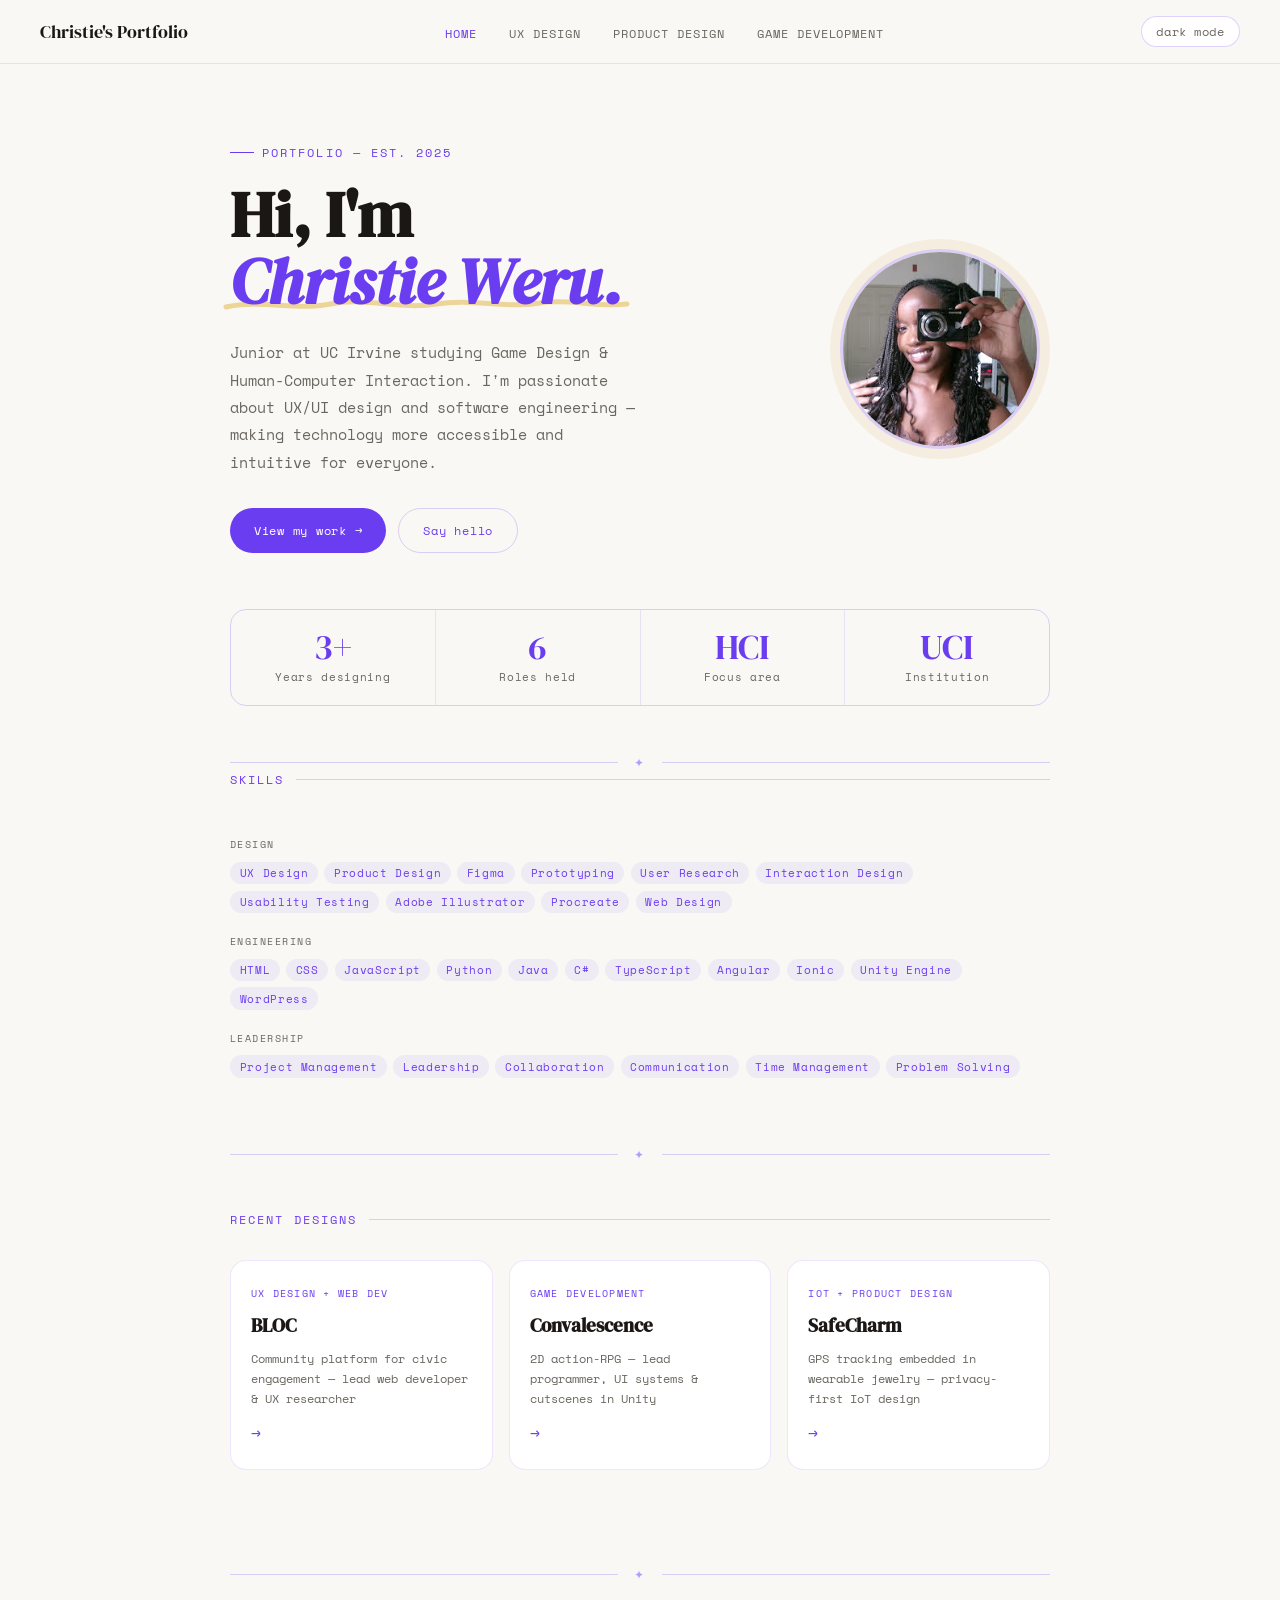
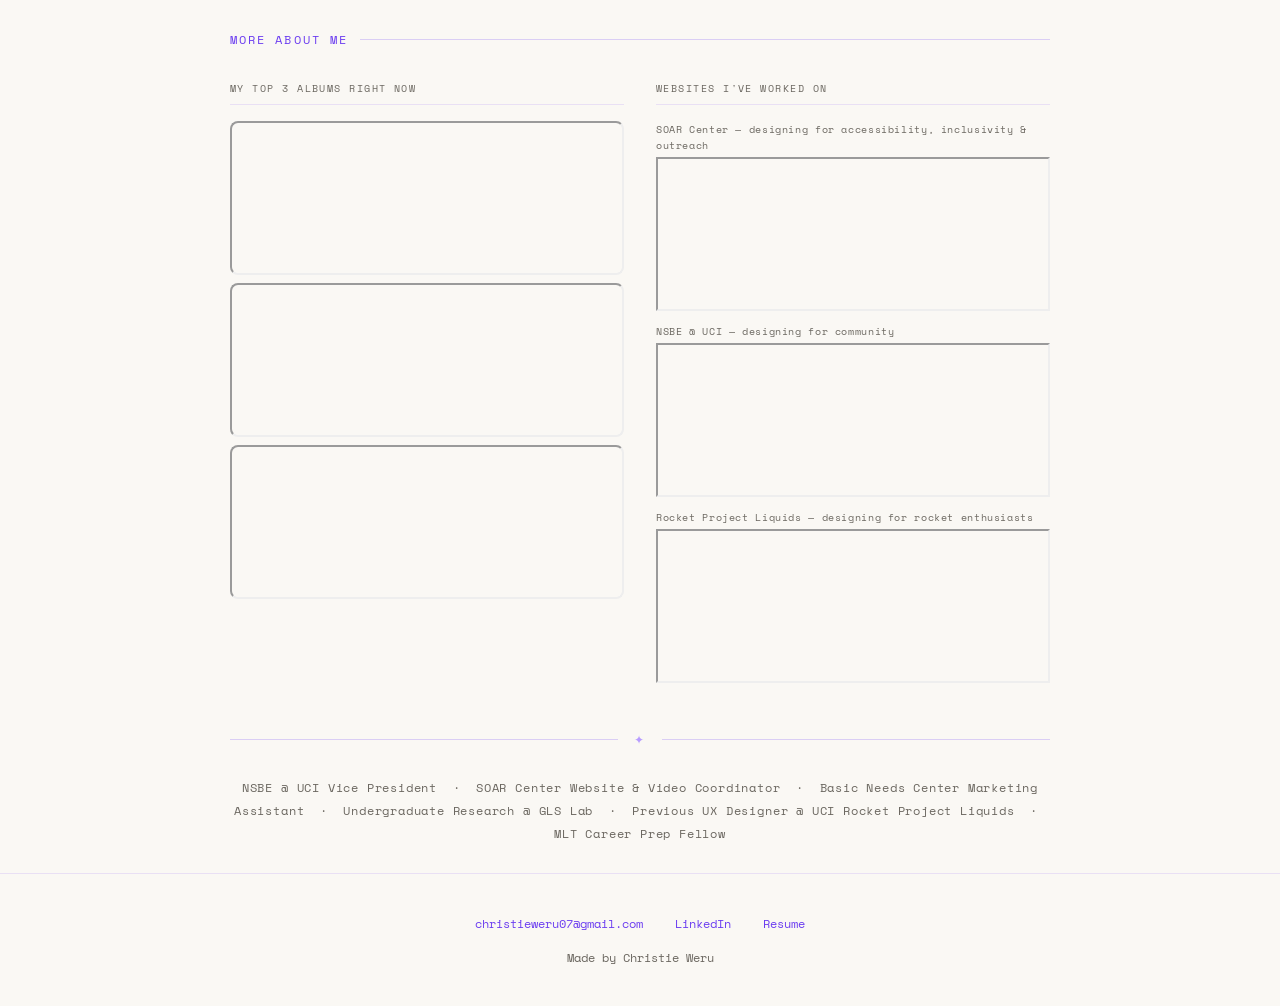
<file: index.html>
<!doctype html>
<html lang="en">
<head>
  <meta charset="utf-8">
  <meta name="viewport" content="width=device-width, initial-scale=1">
  <meta name="author" content="Christie Weru">
  <meta name="description" content="Christie Weru — UX Designer & Game Developer at UC Irvine">
  <link rel="stylesheet" href="style.css">
  <title>Christie Weru</title>
  <style>
    /* ── INDEX-ONLY ───────────────────────────── */
    .hero {
      padding: 5rem 2.5rem 3.5rem;
      max-width: 900px; margin: 0 auto;
      display: grid; grid-template-columns: 1fr 220px; gap: 3rem; align-items: center;
    }
    .hero-eyebrow {
      font-size: 0.72rem; letter-spacing: 0.18em; text-transform: uppercase;
      color: var(--accent); margin-bottom: 1.25rem;
      display: flex; align-items: center; gap: 0.5rem;
    }
    .hero-eyebrow::before { content:''; display:inline-block; width:24px; height:1px; background:var(--accent); }

    .hero-title-wrap { position: relative; display: inline-block; margin-bottom: 1.5rem; }
    .hero-title {
      font-family: 'DM Serif Display', serif;
      font-size: clamp(2.6rem, 5.5vw, 4rem);
      line-height: 1.05; color: var(--text); position: relative; z-index: 1;
    }
    .hero-title em { color: var(--accent); font-style: italic; }

    .scribble {
      position: absolute;
      bottom: 2px; left: -6px;
      width: calc(100% + 12px); height: 18px;
      pointer-events: none; z-index: 0; overflow: visible;
    }
    .scribble path {
      fill: none;
      stroke: var(--warm);
      stroke-width: 5;
      stroke-linecap: round;
      stroke-linejoin: round;
      opacity: 0.75;
      stroke-dasharray: 900;
      stroke-dashoffset: 900;
      animation: draw-line 1.5s 0.5s cubic-bezier(0.4,0,0.2,1) forwards;
    }
    @keyframes draw-line { to { stroke-dashoffset: 0; } }
    @media (prefers-reduced-motion: reduce) { .scribble path { animation: none; stroke-dashoffset: 0; } }

    .hero-body { font-size: 0.95rem; line-height: 1.8; color: var(--muted); margin-bottom: 2rem; max-width: 46ch; }

    .hero-ctas { display: flex; gap: 0.75rem; flex-wrap: wrap; }
    .hero-cta {
      display: inline-flex; align-items: center; gap: 0.5rem;
      background: var(--accent); color: #fff;
      font-family: 'Space Mono', monospace; font-size: 0.78rem; letter-spacing: 0.06em;
      padding: 0.75rem 1.5rem; border-radius: 999px; text-decoration: none;
      border: none; cursor: pointer; transition: transform 0.2s, opacity 0.2s;
    }
    .hero-cta:hover { transform: translateY(-2px); opacity: 0.9; }
    .hero-cta-ghost {
      display: inline-flex; align-items: center;
      background: none; color: var(--accent);
      font-family: 'Space Mono', monospace; font-size: 0.78rem; letter-spacing: 0.06em;
      padding: 0.75rem 1.5rem; border-radius: 999px; text-decoration: none;
      border: 1px solid var(--border2); cursor: pointer; transition: all 0.2s;
    }
    .hero-cta-ghost:hover { background: var(--accent); color: #fff; border-color: var(--accent); }

    .hero-photo {
      width: 200px; height: 200px; border-radius: 50%;
      overflow: hidden;
      border: 3px solid var(--border2);
      box-shadow: 0 0 0 10px var(--warm2);
      flex-shrink: 0; align-self: center; justify-self: center;
    }
    .hero-photo img { width: 100%; height: 100%; object-fit: cover; display: block; }
    .photo-placeholder {
      width: 100%; height: 100%;
      background: var(--warm2);
      display: flex; flex-direction: column; align-items: center; justify-content: center;
      gap: 0.5rem; color: var(--muted); font-size: 0.62rem;
      letter-spacing: 0.1em; text-align: center; text-transform: uppercase;
    }

    .stats-wrap { max-width: 900px; margin: 0 auto; padding: 0 2.5rem 3rem; }
    .stats-row {
      display: flex; border: 1px solid var(--border2); border-radius: var(--radius); overflow: hidden;
    }
    .stat { flex: 1; padding: 1.25rem 1rem; text-align: center; border-right: 1px solid var(--border); }
    .stat:last-child { border-right: none; }
    .stat-num { font-family: 'DM Serif Display', serif; font-size: 2.2rem; color: var(--accent); line-height: 1; }
    .stat-label { font-size: 0.68rem; color: var(--muted); letter-spacing: 0.06em; margin-top: 0.25rem; }

    .skills-section { padding: 0 2.5rem 3rem; max-width: 900px; margin: 0 auto; }
    .skill-group { margin-bottom: 1.25rem; }
    .skill-group-label { font-size: 0.65rem; letter-spacing: 0.14em; text-transform: uppercase; color: var(--muted); margin-bottom: 0.6rem; }
    .skill-group-tags { display: flex; flex-wrap: wrap; gap: 0.4rem; }

    .work-wrap { padding: 0 2.5rem; max-width: 900px; margin: 0 auto 3rem; }
    .work-grid { display: grid; grid-template-columns: repeat(3,1fr); gap: 1rem; }
    .work-tile {
      background: var(--surface); border: 1px solid var(--border); border-radius: var(--radius);
      padding: 1.5rem 1.25rem; text-decoration: none; color: inherit;
      display: flex; flex-direction: column; gap: 0.75rem;
      transition: transform 0.25s, box-shadow 0.25s;
    }
    .work-tile:hover { transform: translateY(-3px); box-shadow: 0 8px 32px rgba(107,55,240,0.1); }
    .work-tile-cat { font-size: 0.65rem; letter-spacing: 0.12em; text-transform: uppercase; color: var(--accent); }
    .work-tile-title { font-family: 'DM Serif Display', serif; font-size: 1.2rem; color: var(--text); line-height: 1.25; }
    .work-tile-desc { font-size: 0.78rem; color: var(--muted); line-height: 1.6; }
    .work-tile-arrow { font-size: 1rem; color: var(--accent); margin-top: auto; }

    .about-wrap { padding: 0 2.5rem 3rem; max-width: 900px; margin: 0 auto; }
    .about-grid { display: grid; grid-template-columns: 1fr 1fr; gap: 2rem; }
    .about-block-label {
      font-size: 0.65rem; letter-spacing: 0.14em; text-transform: uppercase;
      color: var(--muted); margin-bottom: 1rem; padding-bottom: 0.5rem;
      border-bottom: 1px solid var(--border);
    }
    .spotify-stack { display: flex; flex-direction: column; gap: 0.5rem; }
    .spotify-stack iframe { border-radius: 8px !important; }
    .sites-grid { display: flex; flex-direction: column; gap: 0.75rem; }
    .site-item-label { font-size: 0.65rem; color: var(--muted); letter-spacing: 0.06em; margin-bottom: 0.25rem; }
    .site-item iframe { border-radius: 8px; border: 1px solid var(--border); }

    @media (max-width: 680px) {
      .hero { grid-template-columns: 1fr; }
      .hero-photo { width: 130px; height: 130px; justify-self: start; }
      .stats-row { flex-wrap: wrap; }
      .stat { flex: 0 0 50%; }
      .work-grid { grid-template-columns: 1fr; }
      .about-grid { grid-template-columns: 1fr; }
    }
  </style>
</head>
<body>

  <nav>
    <a class="nav-brand" href="index.html">Christie's Portfolio</a>
    <ul class="nav-links">
      <li><a href="index.html" class="active">Home</a></li>
      <li><a href="ux.html">UX Design</a></li>
      <li><a href="product.html">Product Design</a></li>
      <li><a href="game-dev.html">Game Development</a></li>
    </ul>
    <div class="nav-right">
      <button class="theme-pill" id="themeToggle">dark mode</button>
    </div>
  </nav>

  <!-- HERO -->
  <div class="hero reveal">
    <div>
      <p class="hero-eyebrow">Portfolio &mdash; est. 2025</p>

      <div class="hero-title-wrap">
        <h1 class="hero-title">
          Hi, I'm<br>
          <em>Christie Weru.</em>
        </h1>
        <svg class="scribble" viewBox="0 0 400 18" preserveAspectRatio="none" aria-hidden="true">
          <path d="M2 12 C 35 4, 70 16, 105 9 C 140 2, 175 15, 210 9 C 245 3, 278 14, 312 8 C 340 3, 368 13, 398 9"/>
        </svg>
      </div>

      <p class="hero-body">Junior at UC Irvine studying Game Design & Human-Computer Interaction. I'm passionate about UX/UI design and software engineering — making technology more accessible and intuitive for everyone.</p>
      <div class="hero-ctas">
        <a href="ux.html" class="hero-cta">View my work &rarr;</a>
        <a href="mailto:christieweru07@gmail.com" class="hero-cta-ghost">Say hello</a>
      </div>
    </div>

    <div class="hero-photo">
      <img
        src="images/christie-digi.jpg"
        alt="Christie Weru"
        onerror="this.style.display='none'; document.getElementById('photoFallback').style.display='flex';"
      >
      <div class="photo-placeholder" id="photoFallback" style="display:none;">
        <svg width="36" height="36" viewBox="0 0 36 36" fill="none" aria-hidden="true">
          <circle cx="18" cy="12" r="7" stroke="#6b3df0" stroke-width="1.5"/>
          <path d="M2 34c0-8.837 7.163-16 16-16s16 7.163 16 16" stroke="#6b3df0" stroke-width="1.5" stroke-linecap="round"/>
        </svg>
        <span>Add your photo:<br>images/christie-digi.jpg</span>
      </div>
    </div>
  </div>

  <!-- STATS -->
  <div class="stats-wrap reveal">
    <div class="stats-row">
      <div class="stat"><div class="stat-num">3+</div><div class="stat-label">Years designing</div></div>
      <div class="stat"><div class="stat-num">6</div><div class="stat-label">Roles held</div></div>
      <div class="stat"><div class="stat-num">HCI</div><div class="stat-label">Focus area</div></div>
      <div class="stat"><div class="stat-num">UCI</div><div class="stat-label">Institution</div></div>
    </div>
  </div>

  <div class="section-divider">&#10022;</div>

  <!-- SKILLS -->
  <section class="skills-section reveal">
    <p class="section-label">Skills</p>
    <div class="skill-group">
      <p class="skill-group-label">Design</p>
      <div class="skill-group-tags">
        <span class="skill-chip">UX Design</span><span class="skill-chip">Product Design</span>
        <span class="skill-chip">Figma</span><span class="skill-chip">Prototyping</span>
        <span class="skill-chip">User Research</span><span class="skill-chip">Interaction Design</span>
        <span class="skill-chip">Usability Testing</span><span class="skill-chip">Adobe Illustrator</span>
        <span class="skill-chip">Procreate</span><span class="skill-chip">Web Design</span>
      </div>
    </div>
    <div class="skill-group">
      <p class="skill-group-label">Engineering</p>
      <div class="skill-group-tags">
        <span class="skill-chip">HTML</span><span class="skill-chip">CSS</span>
        <span class="skill-chip">JavaScript</span><span class="skill-chip">Python</span>
        <span class="skill-chip">Java</span><span class="skill-chip">C#</span>
        <span class="skill-chip">TypeScript</span><span class="skill-chip">Angular</span>
        <span class="skill-chip">Ionic</span><span class="skill-chip">Unity Engine</span>
        <span class="skill-chip">WordPress</span>
      </div>
    </div>
    <div class="skill-group">
      <p class="skill-group-label">Leadership</p>
      <div class="skill-group-tags">
        <span class="skill-chip">Project Management</span><span class="skill-chip">Leadership</span>
        <span class="skill-chip">Collaboration</span><span class="skill-chip">Communication</span>
        <span class="skill-chip">Time Management</span><span class="skill-chip">Problem Solving</span>
      </div>
    </div>
  </section>

  <div class="section-divider">&#10022;</div>

  <!-- RECENT WORK -->
  <section style="max-width:900px;margin:0 auto;padding:3rem 0;">
    <p class="section-label" style="padding:0 2.5rem;margin-bottom:2rem;">Recent designs</p>
    <div class="work-wrap" style="padding-bottom:0">
      <div class="work-grid reveal">
        <a class="work-tile" href="ux.html">
          <span class="work-tile-cat">UX Design + Web Dev</span>
          <h2 class="work-tile-title">BLOC</h2>
          <p class="work-tile-desc">Community platform for civic engagement &mdash; lead web developer &amp; UX researcher</p>
          <span class="work-tile-arrow">&rarr;</span>
        </a>
        <a class="work-tile" href="game-dev.html">
          <span class="work-tile-cat">Game Development</span>
          <h2 class="work-tile-title">Convalescence</h2>
          <p class="work-tile-desc">2D action-RPG &mdash; lead programmer, UI systems &amp; cutscenes in Unity</p>
          <span class="work-tile-arrow">&rarr;</span>
        </a>
        <a class="work-tile" href="product.html">
          <span class="work-tile-cat">IoT + Product Design</span>
          <h2 class="work-tile-title">SafeCharm</h2>
          <p class="work-tile-desc">GPS tracking embedded in wearable jewelry &mdash; privacy-first IoT design</p>
          <span class="work-tile-arrow">&rarr;</span>
        </a>
      </div>
    </div>
  </section>

  <div class="section-divider">&#10022;</div>

  <!-- MORE ABOUT ME -->
  <section style="max-width:900px;margin:0 auto;padding:3rem 0 0;">
    <p class="section-label" style="padding:0 2.5rem;margin-bottom:2rem;">More about me</p>
    <div class="about-wrap" style="padding-bottom:0;">
      <div class="about-grid reveal">
        <div>
          <p class="about-block-label">My top 3 albums right now</p>
          <div class="spotify-stack">
            <iframe src="https://open.spotify.com/embed/album/4fRcYn1zNOHY5LJXuRmJHI?utm_source=generator" width="100%" height="80" allowfullscreen allow="autoplay; clipboard-write; encrypted-media; fullscreen; picture-in-picture" loading="lazy"></iframe>
            <iframe src="https://open.spotify.com/embed/album/0U28P0QVB1QRxpqp5IHOlH?utm_source=generator" width="100%" height="80" allowfullscreen allow="autoplay; clipboard-write; encrypted-media; fullscreen; picture-in-picture" loading="lazy"></iframe>
            <iframe src="https://open.spotify.com/embed/album/7bvmGyFDwpHNRRRZJ0AHvn?utm_source=generator" width="100%" height="80" allowfullscreen allow="autoplay; clipboard-write; encrypted-media; fullscreen; picture-in-picture" loading="lazy"></iframe>
          </div>
        </div>
        <div>
          <p class="about-block-label">Websites I've worked on</p>
          <div class="sites-grid">
            <div>
              <p class="site-item-label">SOAR Center &mdash; designing for accessibility, inclusivity &amp; outreach</p>
              <iframe src="https://soar.uci.edu/" width="100%" height="140" title="SOAR Center Website"></iframe>
            </div>
            <div>
              <p class="site-item-label">NSBE @ UCI &mdash; designing for community</p>
              <iframe src="https://sites.uci.edu/nsbeatuci/" width="100%" height="140" title="NSBE at UCI Website"></iframe>
            </div>
            <div>
              <p class="site-item-label">Rocket Project Liquids &mdash; designing for rocket enthusiasts</p>
              <iframe src="https://www.rocket.eng.uci.edu/liquids/" width="100%" height="140" title="Rocket Project - Liquids Website"></iframe>
            </div>
          </div>
        </div>
      </div>
    </div>
  </section>

  <div class="section-divider" style="margin-top:3rem;">&#10022;</div>

  <div class="role-strip">
    <p>NSBE @ UCI Vice President &nbsp;&middot;&nbsp; SOAR Center Website &amp; Video Coordinator &nbsp;&middot;&nbsp; Basic Needs Center Marketing Assistant &nbsp;&middot;&nbsp; Undergraduate Research @ GLS Lab &nbsp;&middot;&nbsp; Previous UX Designer @ UCI Rocket Project Liquids &nbsp;&middot;&nbsp; MLT Career Prep Fellow</p>
  </div>

  <footer>
    <div class="footer-links">
      <a href="mailto:christieweru07@gmail.com">christieweru07@gmail.com</a>
      <a href="https://www.linkedin.com/in/christie-weru/">LinkedIn</a>
      <a href="https://drive.google.com/file/d/1qJO7cgmi6-wGvjbAMI9JDYmrY_dWwb6M/view">Resume</a>
    </div>
    <p style="font-size:0.72rem;color:var(--muted)">Made by Christie Weru</p>
  </footer>

  <script>
    (function(){
      var body = document.body;
      var btn  = document.getElementById('themeToggle');
      var saved = localStorage.getItem('theme');
      if (saved === 'dark') body.classList.add('dark');
      else if (!saved && window.matchMedia('(prefers-color-scheme: dark)').matches) body.classList.add('dark');
      function sync(){ btn.textContent = body.classList.contains('dark') ? 'light mode' : 'dark mode'; }
      sync();
      btn.addEventListener('click', function() {
        body.classList.toggle('dark');
        localStorage.setItem('theme', body.classList.contains('dark') ? 'dark' : 'light');
        sync();
      });
    })();
    var obs = new IntersectionObserver(function(entries) {
      entries.forEach(function(e, i) {
        if (e.isIntersecting) setTimeout(function(){ e.target.classList.add('visible'); }, i * 80);
      });
    }, {threshold: 0.06});
    document.querySelectorAll('.reveal').forEach(function(el){ obs.observe(el); });
  </script>
</body>
</html>
</file>
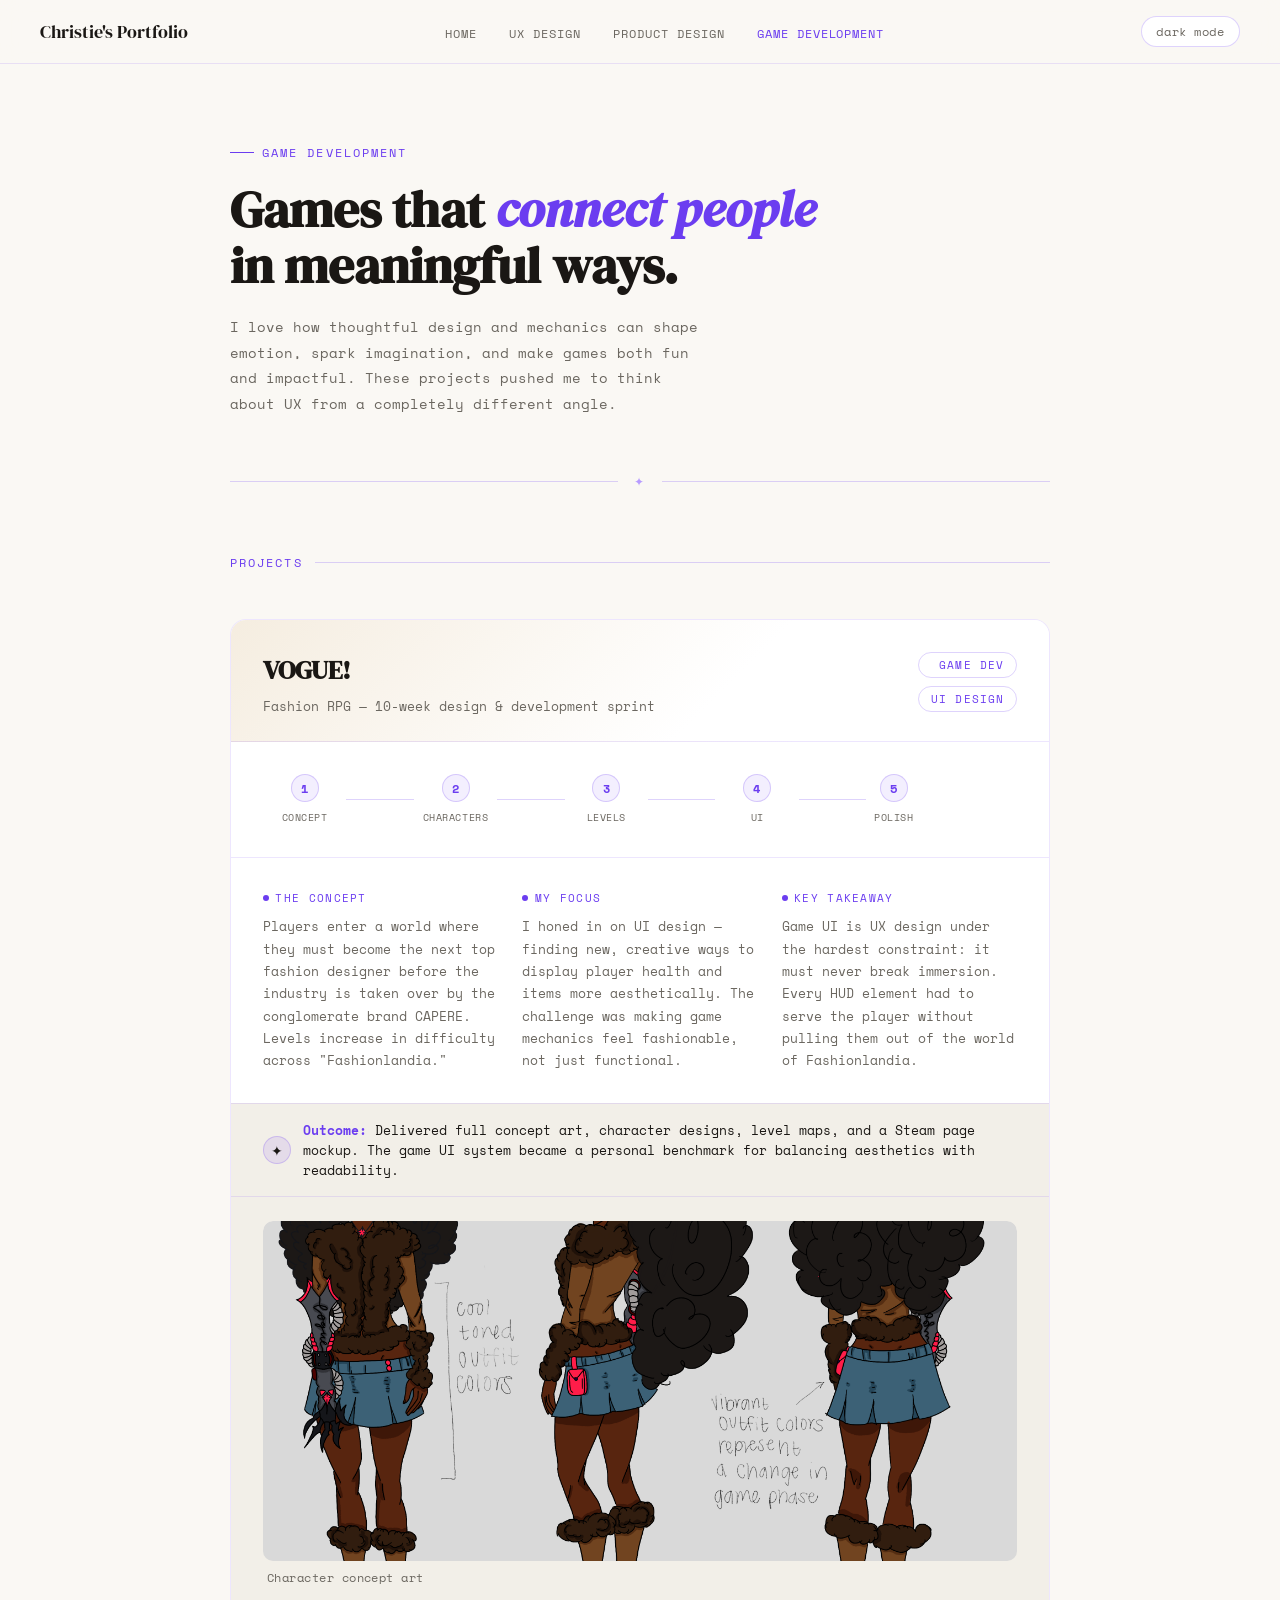
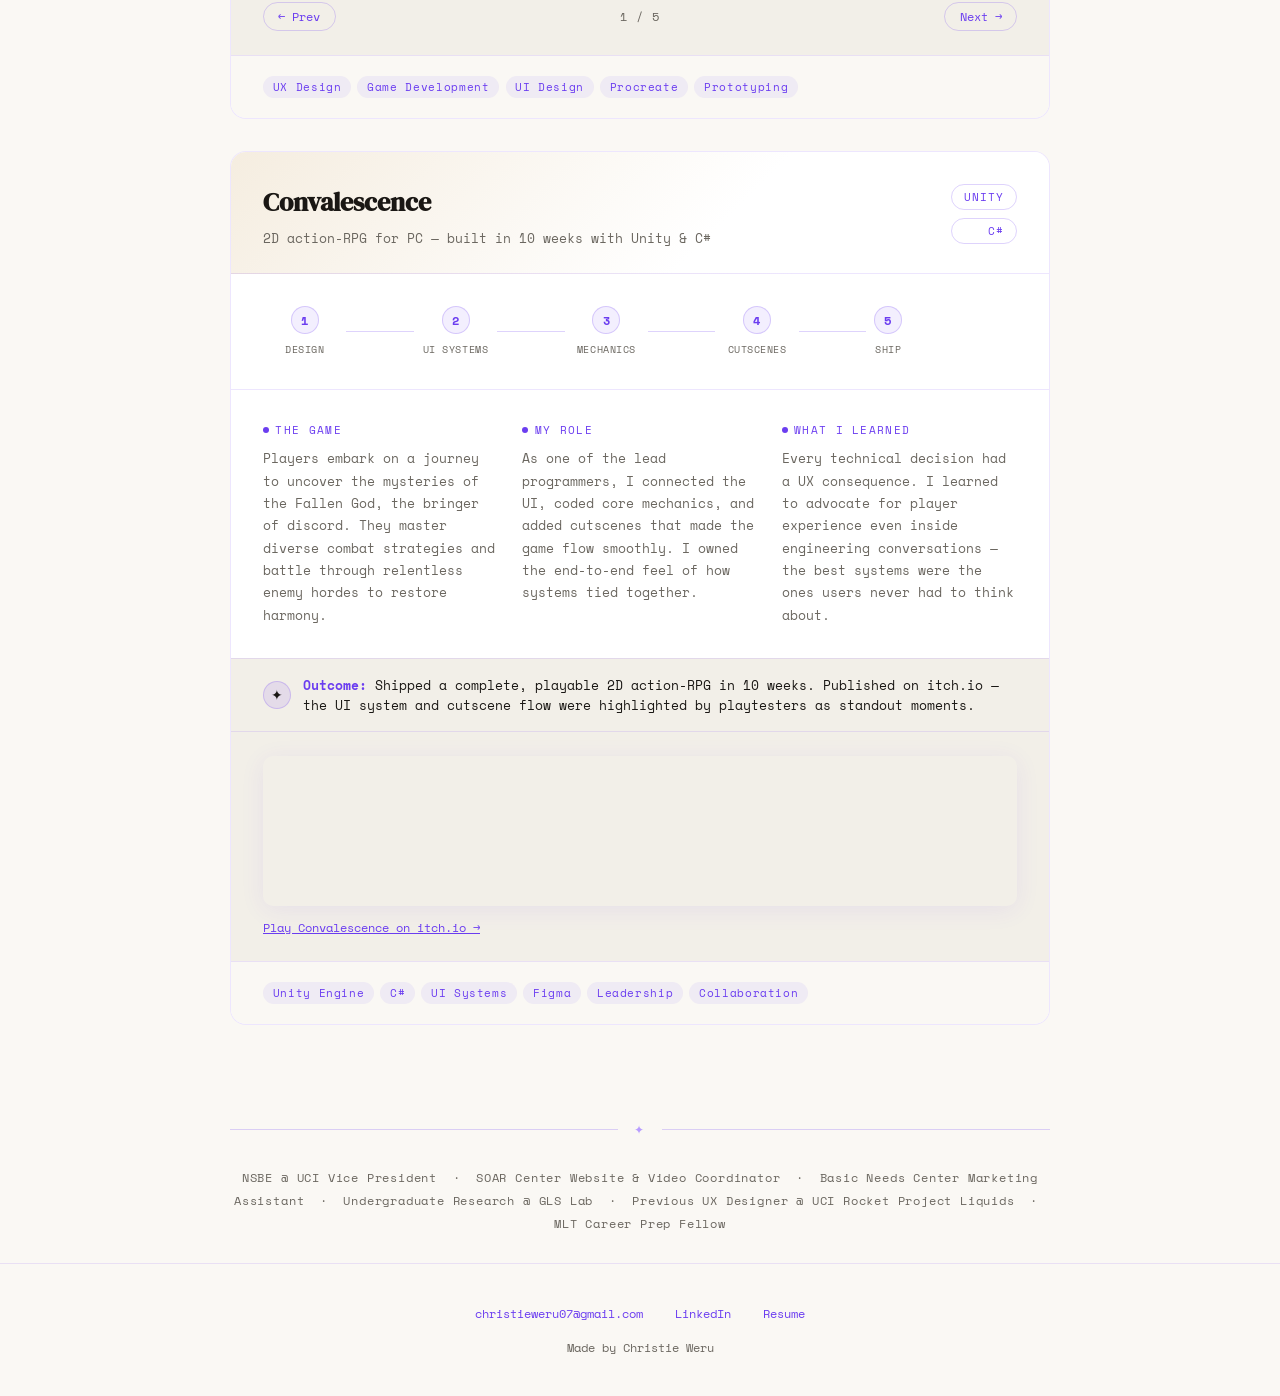
<file: game-dev.html>
<!doctype html>
<html lang="en">
<head>
  <meta charset="utf-8">
  <meta name="viewport" content="width=device-width, initial-scale=1">
  <meta name="author" content="Christie Weru">
  <meta name="description" content="Game Development — Christie Weru">
  <link rel="stylesheet" href="style.css">
  <title>Game Development — Christie Weru</title>
</head>
<body>

  <nav>
    <a class="nav-brand" href="index.html">Christie's Portfolio</a>
    <ul class="nav-links">
      <li><a href="index.html">Home</a></li>
      <li><a href="ux.html">UX Design</a></li>
      <li><a href="product.html">Product Design</a></li>
      <li><a href="game-dev.html" class="active">Game Development</a></li>
    </ul>
    <div class="nav-right">
      <button class="theme-pill" id="themeToggle">dark mode</button>
    </div>
  </nav>

  <div class="page-hero reveal">
    <p class="page-hero-eyebrow">Game Development</p>
    <h1 class="page-hero-title">Games that <em>connect people</em><br>in meaningful ways.</h1>
    <p class="page-hero-body">I love how thoughtful design and mechanics can shape emotion, spark imagination, and make games both fun and impactful. These projects pushed me to think about UX from a completely different angle.</p>
  </div>

  <div class="section-divider">✦</div>

  <section class="section">
    <p class="section-label">Projects</p>

    <!-- ══ VOGUE! ══ -->
    <article class="case-card reveal">
      <div class="case-card-header">
        <div>
          <h2 class="case-title">VOGUE!</h2>
          <p class="case-subtitle">Fashion RPG — 10-week design & development sprint</p>
        </div>
        <div class="case-meta">
          <span class="case-tag">Game Dev</span>
          <span class="case-tag">UI Design</span>
        </div>
      </div>

      <div class="process-steps">
        <div class="step"><div class="step-inner"><div class="step-num">1</div><span>Concept</span></div><div class="step-line"></div></div>
        <div class="step"><div class="step-inner"><div class="step-num">2</div><span>Characters</span></div><div class="step-line"></div></div>
        <div class="step"><div class="step-inner"><div class="step-num">3</div><span>Levels</span></div><div class="step-line"></div></div>
        <div class="step"><div class="step-inner"><div class="step-num">4</div><span>UI</span></div><div class="step-line"></div></div>
        <div class="step"><div class="step-inner" style="flex:0"><div class="step-num">5</div><span>Polish</span></div></div>
      </div>

      <div class="case-body">
        <div>
          <p class="case-col-label"><span class="dot"></span>The concept</p>
          <p class="case-col-text">Players enter a world where they must become the next top fashion designer before the industry is taken over by the conglomerate brand CAPERE. Levels increase in difficulty across "Fashionlandia."</p>
        </div>
        <div>
          <p class="case-col-label"><span class="dot"></span>My focus</p>
          <p class="case-col-text">I honed in on UI design — finding new, creative ways to display player health and items more aesthetically. The challenge was making game mechanics feel fashionable, not just functional.</p>
        </div>
        <div>
          <p class="case-col-label"><span class="dot"></span>Key takeaway</p>
          <p class="case-col-text">Game UI is UX design under the hardest constraint: it must never break immersion. Every HUD element had to serve the player without pulling them out of the world of Fashionlandia.</p>
        </div>
      </div>

      <div class="outcome-ribbon">
        <div class="outcome-icon">✦</div>
        <span><strong>Outcome:</strong> Delivered full concept art, character designs, level maps, and a Steam page mockup. The game UI system became a personal benchmark for balancing aesthetics with readability.</span>
      </div>

      <!-- Carousel -->
      <div class="carousel-wrap">
        <div class="carousel" id="vogueCarousel">
          <div class="carousel-track" id="vogueTrack">
            <div class="carousel-slide">
              <img src="images/Character_Concept_Art.PNG" alt="VOGUE! Character concept art">
              <p class="slide-caption">Character concept art</p>
            </div>
            <div class="carousel-slide">
              <img src="images/Game_Ui_(final).PNG" alt="VOGUE! Game User Interface">
              <p class="slide-caption">Game UI — final version</p>
            </div>
            <div class="carousel-slide">
              <img src="images/vogue_level_one.png" alt="VOGUE! Level one">
              <p class="slide-caption">Level one concept art</p>
            </div>
            <div class="carousel-slide">
              <img src="images/vogue_final_level.png" alt="VOGUE! Final level">
              <p class="slide-caption">Final level concept art</p>
            </div>
            <div class="carousel-slide">
              <img src="images/Steam_Page.PNG" alt="VOGUE! Steam page mockup">
              <p class="slide-caption">Steam page mockup</p>
            </div>
          </div>
        </div>
        <div class="carousel-controls">
          <button class="carousel-btn" onclick="slide('vogueTrack','vogueCount',-1,5)">← Prev</button>
          <span class="carousel-counter" id="vogueCount">1 / 5</span>
          <button class="carousel-btn" onclick="slide('vogueTrack','vogueCount',1,5)">Next →</button>
        </div>
      </div>

      <div class="case-footer">
        <div class="skills-row">
          <span class="skill-chip">UX Design</span><span class="skill-chip">Game Development</span>
          <span class="skill-chip">UI Design</span><span class="skill-chip">Procreate</span>
          <span class="skill-chip">Prototyping</span>
        </div>
      </div>
    </article>

    <!-- ══ CONVALESCENCE ══ -->
    <article class="case-card reveal">
      <div class="case-card-header">
        <div>
          <h2 class="case-title">Convalescence</h2>
          <p class="case-subtitle">2D action-RPG for PC — built in 10 weeks with Unity & C#</p>
        </div>
        <div class="case-meta">
          <span class="case-tag">Unity</span>
          <span class="case-tag">C#</span>
        </div>
      </div>

      <div class="process-steps">
        <div class="step"><div class="step-inner"><div class="step-num">1</div><span>Design</span></div><div class="step-line"></div></div>
        <div class="step"><div class="step-inner"><div class="step-num">2</div><span>UI Systems</span></div><div class="step-line"></div></div>
        <div class="step"><div class="step-inner"><div class="step-num">3</div><span>Mechanics</span></div><div class="step-line"></div></div>
        <div class="step"><div class="step-inner"><div class="step-num">4</div><span>Cutscenes</span></div><div class="step-line"></div></div>
        <div class="step"><div class="step-inner" style="flex:0"><div class="step-num">5</div><span>Ship</span></div></div>
      </div>

      <div class="case-body">
        <div>
          <p class="case-col-label"><span class="dot"></span>The game</p>
          <p class="case-col-text">Players embark on a journey to uncover the mysteries of the Fallen God, the bringer of discord. They master diverse combat strategies and battle through relentless enemy hordes to restore harmony.</p>
        </div>
        <div>
          <p class="case-col-label"><span class="dot"></span>My role</p>
          <p class="case-col-text">As one of the lead programmers, I connected the UI, coded core mechanics, and added cutscenes that made the game flow smoothly. I owned the end-to-end feel of how systems tied together.</p>
        </div>
        <div>
          <p class="case-col-label"><span class="dot"></span>What I learned</p>
          <p class="case-col-text">Every technical decision had a UX consequence. I learned to advocate for player experience even inside engineering conversations — the best systems were the ones users never had to think about.</p>
        </div>
      </div>

      <div class="outcome-ribbon">
        <div class="outcome-icon">✦</div>
        <span><strong>Outcome:</strong> Shipped a complete, playable 2D action-RPG in 10 weeks. Published on itch.io — the UI system and cutscene flow were highlighted by playtesters as standout moments.</span>
      </div>

      <div class="media-embed">
        <iframe height="167" src="https://itch.io/embed/3610363" width="100%" style="border:none;border-radius:10px;" title="Convalescence on itch.io"></iframe>
        <p style="margin-top:0.75rem;font-size:0.78rem;color:var(--muted)">
          <a href="https://muuum.itch.io/convalescence" style="color:var(--accent)">Play Convalescence on itch.io →</a>
        </p>
      </div>

      <div class="case-footer">
        <div class="skills-row">
          <span class="skill-chip">Unity Engine</span><span class="skill-chip">C#</span>
          <span class="skill-chip">UI Systems</span><span class="skill-chip">Figma</span>
          <span class="skill-chip">Leadership</span><span class="skill-chip">Collaboration</span>
        </div>
      </div>
    </article>

  </section>

  <div class="section-divider">✦</div>
  <div class="role-strip">
    <p>NSBE @ UCI Vice President &nbsp;·&nbsp; SOAR Center Website &amp; Video Coordinator &nbsp;·&nbsp; Basic Needs Center Marketing Assistant &nbsp;·&nbsp; Undergraduate Research @ GLS Lab &nbsp;·&nbsp; Previous UX Designer @ UCI Rocket Project Liquids &nbsp;·&nbsp; MLT Career Prep Fellow</p>
  </div>

  <footer>
    <div class="footer-links">
      <a href="mailto:christieweru07@gmail.com">christieweru07@gmail.com</a>
      <a href="https://www.linkedin.com/in/christie-weru/">LinkedIn</a>
      <a href="https://drive.google.com/file/d/1qJO7cgmi6-wGvjbAMI9JDYmrY_dWwb6M/view">Resume</a>
    </div>
    <p style="font-size:0.72rem;color:var(--muted)">Made by Christie Weru</p>
  </footer>

  <script>
    const carouselState = {};
    function slide(trackId, countId, dir, total) {
      if (!carouselState[trackId]) carouselState[trackId] = 0;
      carouselState[trackId] = (carouselState[trackId] + dir + total) % total;
      const idx = carouselState[trackId];
      document.getElementById(trackId).style.transform = `translateX(-${idx * 100}%)`;
      document.getElementById(countId).textContent = `${idx + 1} / ${total}`;
    }
    (function(){
      const body = document.body, btn = document.getElementById('themeToggle');
      const saved = localStorage.getItem('theme');
      if (saved === 'dark') body.classList.add('dark');
      else if (!saved && window.matchMedia('(prefers-color-scheme: dark)').matches) body.classList.add('dark');
      function sync(){ btn.textContent = body.classList.contains('dark') ? 'light mode' : 'dark mode'; }
      sync();
      btn.addEventListener('click', () => { body.classList.toggle('dark'); localStorage.setItem('theme', body.classList.contains('dark')?'dark':'light'); sync(); });
    })();
    const obs = new IntersectionObserver(entries => {
      entries.forEach((e,i) => { if(e.isIntersecting) setTimeout(()=>e.target.classList.add('visible'),i*80); });
    },{threshold:0.06});
    document.querySelectorAll('.reveal').forEach(el => obs.observe(el));
  </script>
</body>
</html>
</file>
<file: style.css>
@import url('https://fonts.googleapis.com/css2?family=Space+Mono:ital,wght@0,400;0,700;1,400&family=DM+Serif+Display:ital@0;1&display=swap');

/* ── TOKENS ───────────────────────────────────── */
:root {
  --bg:      #faf8f4;
  --bg2:     #f2efe8;
  --surface: #ffffff;
  --text:    #1a1714;
  --muted:   #6b6760;
  --accent:  #6b3df0;
  --accent2: #b79cff;
  --warm:    #e8c87a;
  --warm2:   #f5ede0;
  --border:  rgba(107,55,240,0.12);
  --border2: rgba(107,55,240,0.22);
  --radius:  16px;
  --nav-h:   64px;
}

/* ── DARK MODE ────────────────────────────────── */
body.dark {
  --bg:      #0e0c0a;
  --bg2:     #161310;
  --surface: #1c1916;
  --text:    #f0ede6;
  --muted:   #9a9590;
  --border:  rgba(183,156,255,0.1);
  --border2: rgba(183,156,255,0.2);
  --warm2:   rgba(232,200,122,0.06);
  --accent:  #b79cff;
}
body.dark .hero-cta      { background: var(--accent); color: #1a1714; }
body.dark .case-card-header { background: linear-gradient(135deg,rgba(183,156,255,0.05) 0%,transparent 60%); }
body.dark .outcome-ribbon   { background: rgba(255,255,255,0.03); }
body.dark .skill-chip       { background: rgba(183,156,255,0.1); }
body.dark nav               { background: rgba(14,12,10,0.92); }

/* ── RESET + BASE ─────────────────────────────── */
*, *::before, *::after { box-sizing: border-box; margin: 0; padding: 0; }

body {
  font-family: 'Space Mono', monospace;
  background: var(--bg);
  color: var(--text);
  min-height: 100vh;
  overflow-x: hidden;
  transition: background 0.25s, color 0.25s;
}

img, video, iframe { max-width: 100%; height: auto; display: block; }

/* ── NAV ──────────────────────────────────────── */
nav {
  position: sticky; top: 0; z-index: 100;
  height: var(--nav-h);
  background: rgba(250,248,244,0.92);
  backdrop-filter: blur(12px);
  border-bottom: 1px solid var(--border);
  display: flex; align-items: center; justify-content: space-between;
  padding: 0 2.5rem;
  transition: background 0.25s;
}
.nav-brand {
  font-family: 'DM Serif Display', serif;
  font-size: 1.15rem; color: var(--text); text-decoration: none;
}
.nav-links { display: flex; gap: 2rem; list-style: none; }
.nav-links a {
  font-size: 0.78rem; letter-spacing: 0.08em; text-transform: uppercase;
  color: var(--muted); text-decoration: none; transition: color 0.2s;
}
.nav-links a.active, .nav-links a:hover { color: var(--accent); }
.nav-right { display: flex; align-items: center; gap: 1rem; }
.theme-pill {
  font-family: 'Space Mono', monospace; font-size: 0.72rem;
  border: 1px solid var(--border2); border-radius: 999px;
  background: var(--surface); color: var(--muted);
  padding: 0.35rem 0.9rem; cursor: pointer; letter-spacing: 0.05em;
  transition: background 0.2s, color 0.2s;
}
.theme-pill:hover { background: var(--accent); color: #fff; border-color: var(--accent); }

/* ── PAGE HERO (inner pages) ──────────────────── */
.page-hero {
  padding: 5rem 2.5rem 3.5rem;
  max-width: 900px; margin: 0 auto;
}
.page-hero-eyebrow {
  font-size: 0.72rem; letter-spacing: 0.18em; text-transform: uppercase;
  color: var(--accent); margin-bottom: 1.25rem;
  display: flex; align-items: center; gap: 0.5rem;
}
.page-hero-eyebrow::before { content: ''; display: inline-block; width: 24px; height: 1px; background: var(--accent); }
.page-hero-title {
  font-family: 'DM Serif Display', serif;
  font-size: clamp(2.2rem, 4vw, 3.2rem);
  line-height: 1.1; color: var(--text); margin-bottom: 1.25rem;
}
.page-hero-title em { color: var(--accent); font-style: italic; }
.page-hero-body {
  font-size: 0.9rem; line-height: 1.8; color: var(--muted);
  max-width: 52ch;
}

/* ── DIVIDER ──────────────────────────────────── */
.section-divider {
  max-width: 900px; margin: 0 auto; padding: 0 2.5rem;
  display: flex; align-items: center; gap: 1rem;
  color: var(--accent2); font-size: 0.75rem; letter-spacing: 0.15em;
}
.section-divider::before, .section-divider::after {
  content: ''; flex: 1; height: 1px; background: var(--border2);
}

/* ── SECTION ──────────────────────────────────── */
.section { padding: 4rem 2.5rem; max-width: 900px; margin: 0 auto; }
.section-label {
  font-size: 0.72rem; letter-spacing: 0.18em; text-transform: uppercase;
  color: var(--accent); margin-bottom: 3rem;
  display: flex; align-items: center; gap: 0.75rem;
}
.section-label::after { content: ''; flex: 1; height: 1px; background: var(--border2); }

/* ── CASE STUDY CARD ──────────────────────────── */
.case-card {
  background: var(--surface);
  border: 1px solid var(--border);
  border-radius: var(--radius);
  overflow: hidden; margin-bottom: 2rem;
  transition: box-shadow 0.3s, transform 0.3s;
}
.case-card:hover {
  box-shadow: 0 8px 40px rgba(107,55,240,0.1);
  transform: translateY(-3px);
}
.case-card-header {
  padding: 2rem 2rem 1.5rem;
  background: linear-gradient(135deg, var(--warm2) 0%, var(--surface) 60%);
  border-bottom: 1px solid var(--border);
  display: flex; justify-content: space-between; align-items: start; gap: 1.5rem;
}
.case-title {
  font-family: 'DM Serif Display', serif;
  font-size: 1.65rem; color: var(--text); margin-bottom: 0.5rem;
}
.case-subtitle { font-size: 0.82rem; color: var(--muted); line-height: 1.6; }
.case-meta { display: flex; flex-direction: column; gap: 0.5rem; flex-shrink: 0; text-align: right; }
.case-tag {
  font-size: 0.68rem; letter-spacing: 0.1em; text-transform: uppercase;
  color: var(--accent); border: 1px solid var(--border2);
  border-radius: 999px; padding: 0.25rem 0.75rem; display: inline-block;
}
.case-body { padding: 2rem; display: grid; grid-template-columns: 1fr 1fr 1fr; gap: 1.5rem; }
.case-col-label {
  font-size: 0.68rem; letter-spacing: 0.12em; text-transform: uppercase;
  color: var(--accent); margin-bottom: 0.6rem;
  display: flex; align-items: center; gap: 0.4rem;
}
.case-col-label .dot { width: 6px; height: 6px; border-radius: 50%; background: var(--accent); display: inline-block; }
.case-col-text { font-size: 0.82rem; color: var(--muted); line-height: 1.7; }
.case-footer {
  padding: 1.25rem 2rem;
  border-top: 1px solid var(--border);
  background: var(--bg);
  display: flex; align-items: center; justify-content: space-between;
  flex-wrap: wrap; gap: 1rem;
}
.skills-row { display: flex; flex-wrap: wrap; gap: 0.4rem; }
.skill-chip {
  font-size: 0.68rem; letter-spacing: 0.06em;
  color: var(--accent); background: rgba(107,55,240,0.07);
  border-radius: 999px; padding: 0.2rem 0.6rem;
}
.view-btn {
  font-family: 'Space Mono', monospace; font-size: 0.72rem; letter-spacing: 0.06em;
  color: var(--accent); background: none; border: 1px solid var(--border2);
  border-radius: 999px; padding: 0.4rem 1rem; cursor: pointer;
  display: flex; align-items: center; gap: 0.4rem; transition: all 0.2s;
}
.view-btn:hover { background: var(--accent); color: #fff; border-color: var(--accent); }

/* ── OUTCOME RIBBON ───────────────────────────── */
.outcome-ribbon {
  background: var(--bg2); border-top: 1px solid var(--border);
  padding: 1rem 2rem; display: flex; align-items: center; gap: 0.75rem;
  font-size: 0.82rem; color: var(--text);
}
.outcome-ribbon strong { color: var(--accent); }
.outcome-icon {
  width: 28px; height: 28px; border-radius: 50%;
  background: rgba(107,55,240,0.1); border: 1px solid var(--border2);
  display: flex; align-items: center; justify-content: center; font-size: 14px; flex-shrink: 0;
}

/* ── PROCESS STEPS ────────────────────────────── */
.process-steps {
  display: flex; padding: 1.5rem 2rem; overflow-x: auto;
  border-bottom: 1px solid var(--border);
}
.step { display: flex; align-items: center; flex: 1; min-width: 0; }
.step-inner {
  display: flex; flex-direction: column; align-items: center; gap: 0.4rem;
  padding: 0.5rem; flex: 1;
  font-size: 0.65rem; text-align: center; color: var(--muted);
  letter-spacing: 0.05em; text-transform: uppercase;
}
.step-num {
  width: 28px; height: 28px; border-radius: 50%;
  background: rgba(107,55,240,0.08); border: 1px solid var(--border2);
  display: flex; align-items: center; justify-content: center;
  font-size: 0.72rem; color: var(--accent); font-weight: 700; flex-shrink: 0;
}
.step-line { height: 1px; background: var(--border2); flex: 1; }

/* ── MEDIA EMBED ──────────────────────────────── */
.media-embed {
  border-top: 1px solid var(--border);
  background: var(--bg2);
  padding: 1.5rem 2rem;
}
.media-embed video,
.media-embed iframe {
  border-radius: 10px;
  box-shadow: 0 4px 24px rgba(107,55,240,0.08);
  width: 100%;
}

/* ── CAROUSEL ─────────────────────────────────── */
.carousel-wrap {
  border-top: 1px solid var(--border);
  background: var(--bg2);
  padding: 1.5rem 2rem;
}
.carousel { position: relative; overflow: hidden; border-radius: 10px; }
.carousel-track { display: flex; transition: transform 0.35s ease; }
.carousel-slide { flex: 0 0 100%; min-width: 0; }
.carousel-slide img { width: 100%; max-height: 340px; object-fit: cover; border-radius: 10px; }
.carousel-slide .slide-caption {
  font-size: 0.72rem; color: var(--muted); margin-top: 0.5rem;
  padding: 0 0.25rem; letter-spacing: 0.04em;
}
.carousel-controls {
  display: flex; align-items: center; justify-content: space-between;
  margin-top: 1rem;
}
.carousel-btn {
  font-family: 'Space Mono', monospace; font-size: 0.72rem;
  color: var(--accent); background: none; border: 1px solid var(--border2);
  border-radius: 999px; padding: 0.3rem 0.9rem; cursor: pointer;
  transition: all 0.2s;
}
.carousel-btn:hover { background: var(--accent); color: #fff; border-color: var(--accent); }
.carousel-counter { font-size: 0.72rem; color: var(--muted); letter-spacing: 0.08em; }

/* ── ROLE STRIP ───────────────────────────────── */
.role-strip {
  padding: 1.75rem 2.5rem; max-width: 900px; margin: 0 auto;
  text-align: center;
}
.role-strip p {
  font-size: 0.72rem; letter-spacing: 0.07em; color: var(--muted); line-height: 2;
}
.role-strip em { color: var(--accent); font-style: normal; }

/* ── FOOTER ───────────────────────────────────── */
footer {
  border-top: 1px solid var(--border);
  padding: 2.5rem; text-align: center;
  color: var(--muted); font-size: 0.78rem;
}
footer a { color: var(--accent); text-decoration: none; }
footer a:hover { text-decoration: underline; }
.footer-links { display: flex; justify-content: center; gap: 2rem; margin-bottom: 1rem; flex-wrap: wrap; }

/* ── SCROLL REVEAL ────────────────────────────── */
.reveal { opacity: 0; transform: translateY(24px); transition: opacity 0.6s ease, transform 0.6s ease; }
.reveal.visible { opacity: 1; transform: none; }

/* ── RESPONSIVE ───────────────────────────────── */
@media (max-width: 680px) {
  .case-body { grid-template-columns: 1fr; }
  .nav-links { display: none; }
  .page-hero { padding: 3rem 1.5rem 2rem; }
  .section { padding: 2.5rem 1.5rem; }
  nav { padding: 0 1.5rem; }
}

@media (prefers-reduced-motion: reduce) {
  .reveal { transition: none; opacity: 1; transform: none; }
}
</file>
